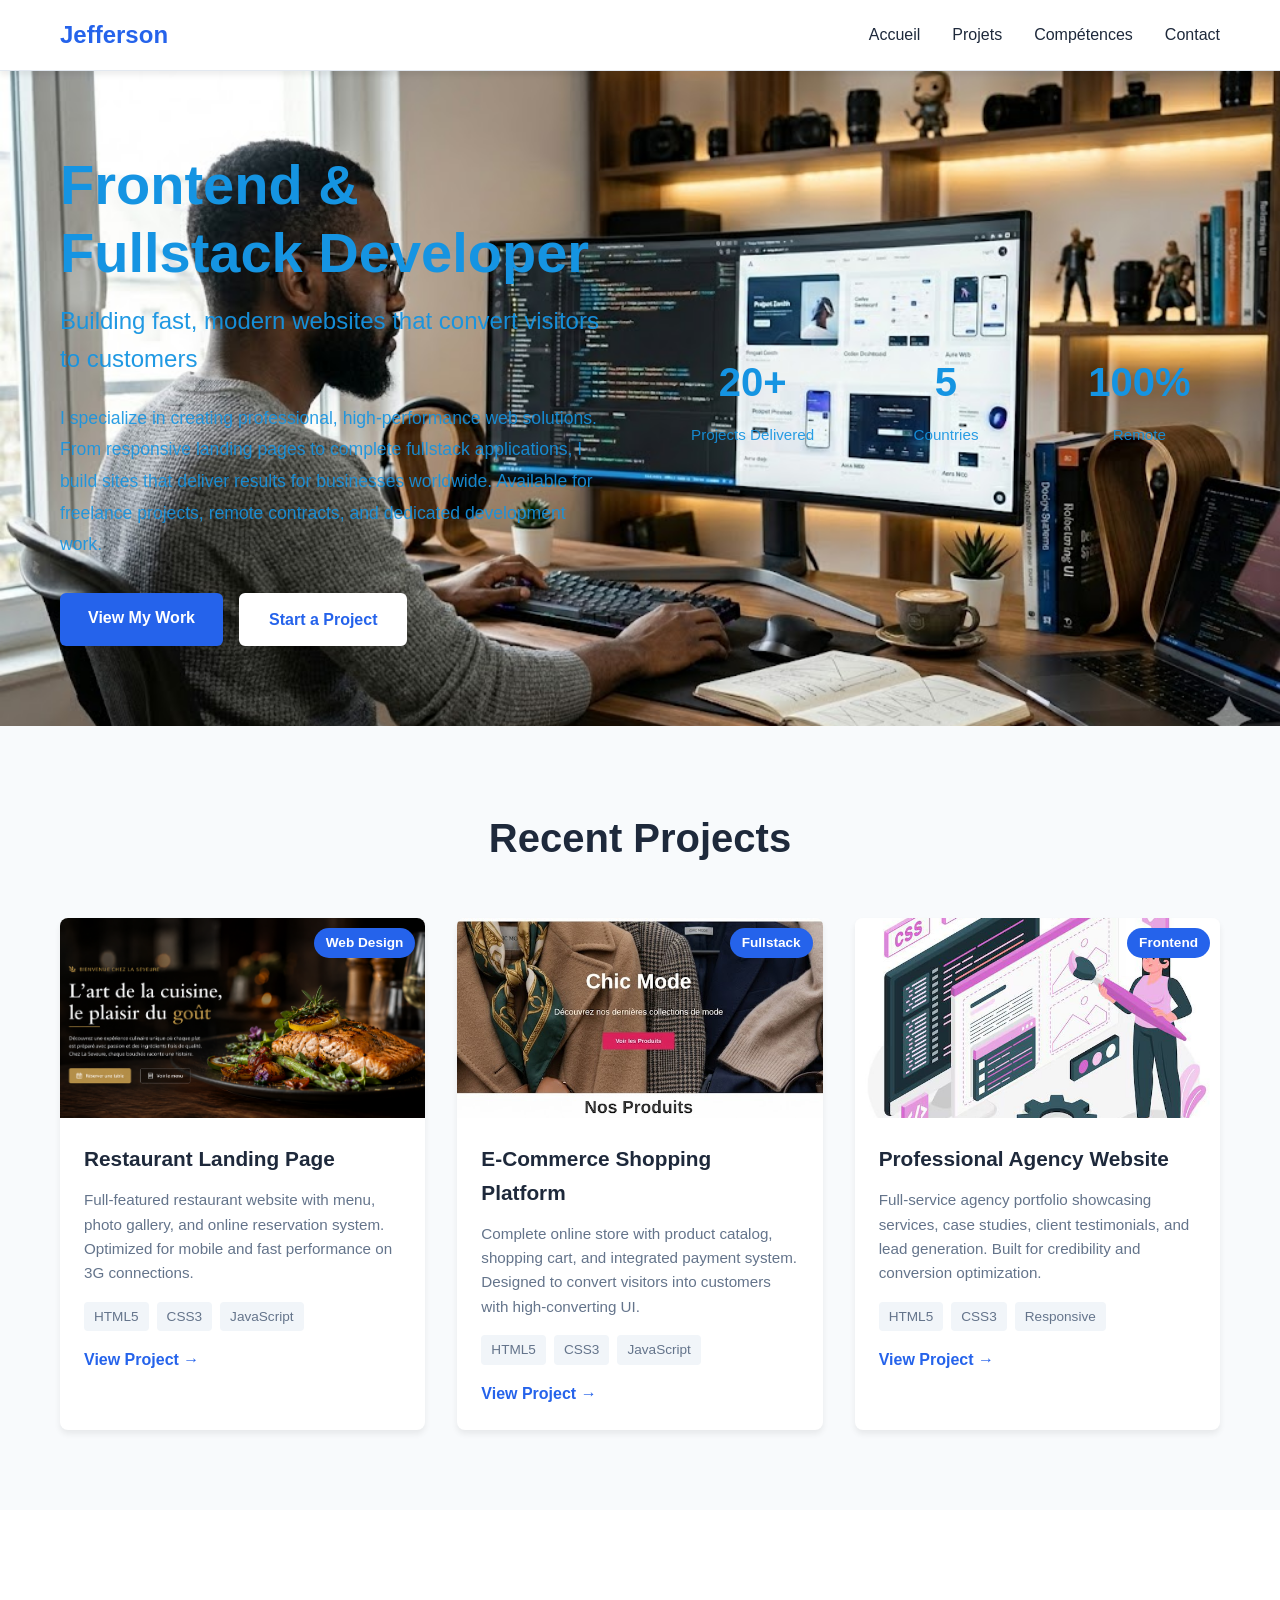
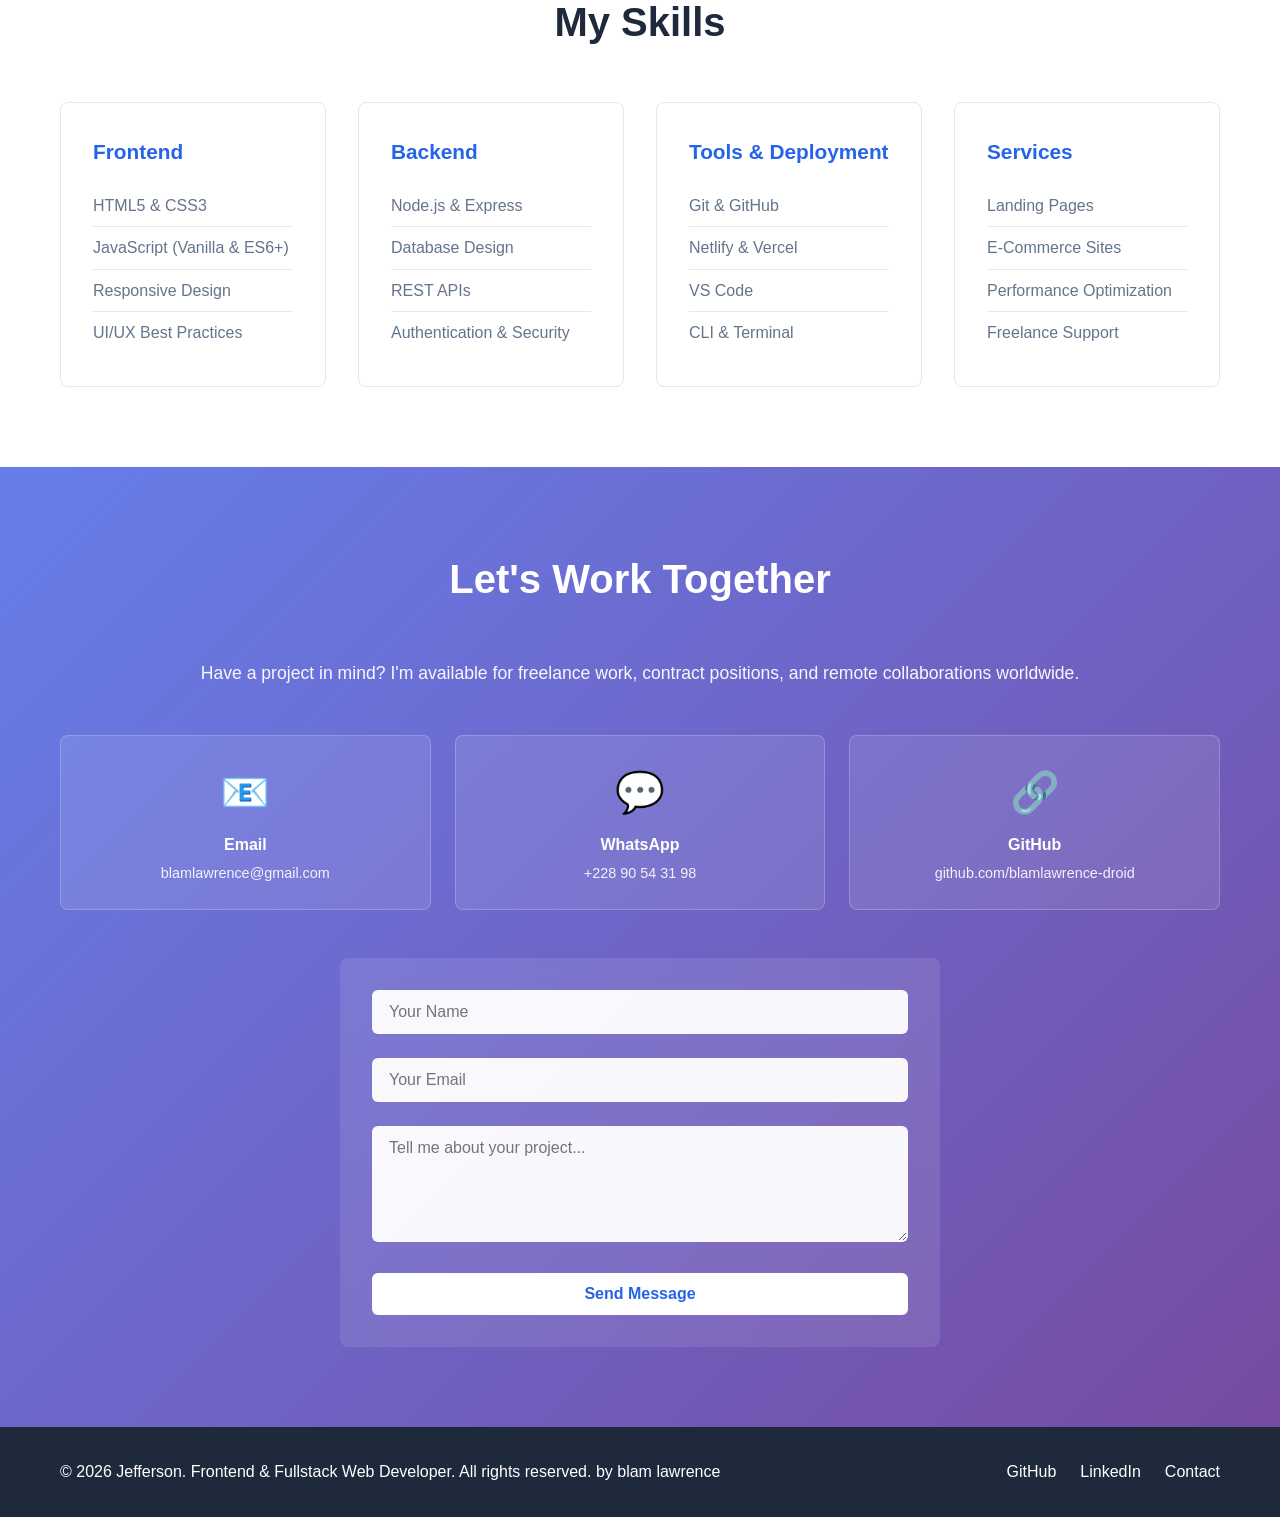
<file: index.html>
<!DOCTYPE html>
<html lang="fr">
<head>
    <meta charset="UTF-8">
    <meta name="viewport" content="width=device-width, initial-scale=1.0">
    <meta name="description" content="Portfolio de développeur web freelance. Création de sites vitrines et pages de vente modernes pour entrepreneurs et petites entreprises.">
    <title>Jefferson - Web Developer | Frontend & Fullstack</title>
    <link rel="stylesheet" href="style.css">
</head>
<body>
    <!-- Navigation -->
    <nav class="navbar">
        <div class="container">
            <div class="logo">Jefferson</div>
            <ul class="nav-links">
                <li><a href="#accueil">Accueil</a></li>
                <li><a href="#projets">Projets</a></li>
                <li><a href="#competences">Compétences</a></li>
                <li><a href="#contact">Contact</a></li>
            </ul>
        </div>
    </nav>

    <!-- Hero Section -->
    <section id="accueil" class="hero">
        <div class="container">
            <div class="hero-content">
                <h1>Frontend & Fullstack Developer</h1>
                <p class="subtitle">Building fast, modern websites that convert visitors to customers</p>
                <p class="description">
                    I specialize in creating professional, high-performance web solutions. From responsive landing pages to complete fullstack applications, I build sites that deliver results for businesses worldwide. Available for freelance projects, remote contracts, and dedicated development work.
                </p>
                <div class="cta-buttons">
                    <a href="#projets" class="btn btn-primary">View My Work</a>
                    <a href="#contact" class="btn btn-secondary">Start a Project</a>
                </div>
            </div>
            <div class="hero-stats">
                <div class="stat">
                    <span class="stat-number">20+</span>
                    <span class="stat-label">Projects Delivered</span>
                </div>
                <div class="stat">
                    <span class="stat-number">5</span>
                    <span class="stat-label">Countries</span>
                </div>
                <div class="stat">
                    <span class="stat-number">100%</span>
                    <span class="stat-label">Remote</span>
                </div>
            </div>
        </div>
    </section>

    <!-- Projets Section -->
    <section id="projets" class="projects">
        <div class="container">
            <h2>Recent Projects</h2>
            <div class="projects-grid">
                <!-- Projet 1 -->
                <div class="project-card">
                    <div class="project-image">
                        <img src="projets/restaurant/114.png" alt="Restaurant showcase website">
                        <span class="project-badge">Web Design</span>
                    </div>
                    <div class="project-content">
                        <h3>Restaurant Landing Page</h3>
                        <p>Full-featured restaurant website with menu, photo gallery, and online reservation system. Optimized for mobile and fast performance on 3G connections.</p>
                        <div class="project-tech">
                            <span class="tech-tag">HTML5</span>
                            <span class="tech-tag">CSS3</span>
                            <span class="tech-tag">JavaScript</span>
                        </div>
                        <a href="projets/restaurant/index.html" class="project-link" target="_blank">View Project →</a>
                    </div>
                </div>

                <!-- Projet 2 -->
                <div class="project-card">
                    <div class="project-image">
                        <img src="projets/ecommerce/33.jpeg" alt="E-commerce platform">
                        <span class="project-badge">Fullstack</span>
                    </div>
                    <div class="project-content">
                        <h3>E-Commerce Shopping Platform</h3>
                        <p>Complete online store with product catalog, shopping cart, and integrated payment system. Designed to convert visitors into customers with high-converting UI.</p>
                        <div class="project-tech">
                            <span class="tech-tag">HTML5</span>
                            <span class="tech-tag">CSS3</span>
                            <span class="tech-tag">JavaScript</span>
                        </div>
                        <a href="projets/ecommerce/index.html" class="project-link" target="_blank">View Project →</a>
                    </div>
                </div>

                <!-- Projet 3 -->
                <div class="project-card">
                    <div class="project-image">
                        <img src="projets/agency/000.jpg" alt="Agency professional portfolio">
                        <span class="project-badge">Frontend</span>
                    </div>
                    <div class="project-content">
                        <h3>Professional Agency Website</h3>
                        <p>Full-service agency portfolio showcasing services, case studies, client testimonials, and lead generation. Built for credibility and conversion optimization.</p>
                        <div class="project-tech">
                            <span class="tech-tag">HTML5</span>
                            <span class="tech-tag">CSS3</span>
                            <span class="tech-tag">Responsive</span>
                        </div>
                        <a href="projets/agency/index.html" class="project-link" target="_blank">View Project →</a>
                    </div>
                </div>
            </div>
        </div>
    </section>

    <!-- Compétences Section -->
    <section id="competences" class="skills">
        <div class="container">
            <h2>My Skills</h2>
            <div class="skills-grid">
                <div class="skill-category">
                    <h3>Frontend</h3>
                    <ul>
                        <li>HTML5 & CSS3</li>
                        <li>JavaScript (Vanilla & ES6+)</li>
                        <li>Responsive Design</li>
                        <li>UI/UX Best Practices</li>
                    </ul>
                </div>
                <div class="skill-category">
                    <h3>Backend</h3>
                    <ul>
                        <li>Node.js & Express</li>
                        <li>Database Design</li>
                        <li>REST APIs</li>
                        <li>Authentication & Security</li>
                    </ul>
                </div>
                <div class="skill-category">
                    <h3>Tools & Deployment</h3>
                    <ul>
                        <li>Git & GitHub</li>
                        <li>Netlify & Vercel</li>
                        <li>VS Code</li>
                        <li>CLI & Terminal</li>
                    </ul>
                </div>
                <div class="skill-category">
                    <h3>Services</h3>
                    <ul>
                        <li>Landing Pages</li>
                        <li>E-Commerce Sites</li>
                        <li>Performance Optimization</li>
                        <li>Freelance Support</li>
                    </ul>
                </div>
            </div>
        </div>
    </section>

    <!-- Contact Section -->
    <section id="contact" class="contact">
        <div class="container">
            <h2>Let's Work Together</h2>
            <p class="contact-intro">Have a project in mind? I'm available for freelance work, contract positions, and remote collaborations worldwide.</p>

            <div class="contact-methods">
                <a href="mailto:blamlawrence@gmail.com" class="contact-card">
                    <span class="contact-icon">📧</span>
                    <span class="contact-method">Email</span>
                    <span class="contact-value">blamlawrence@gmail.com</span>
                </a>
                <a href="https://wa.me/22890543198" class="contact-card" target="_blank">
                    <span class="contact-icon">💬</span>
                    <span class="contact-method">WhatsApp</span>
                    <span class="contact-value">+228 90 54 31 98</span>
                </a>
                <a href="https://github.com/blamlawrence-droid" class="contact-card" target="_blank">
                    <span class="contact-icon">🔗</span>
                    <span class="contact-method">GitHub</span>
                    <span class="contact-value">github.com/blamlawrence-droid</span>
                </a>
            </div>

            <form class="contact-form" id="contactForm">
                <div class="form-group">
                    <input type="text" placeholder="Your Name" required>
                </div>
                <div class="form-group">
                    <input type="email" placeholder="Your Email" required>
                </div>
                <div class="form-group">
                    <textarea placeholder="Tell me about your project..." rows="5" required></textarea>
                </div>
                <button type="submit" class="btn btn-primary">Send Message</button>
            </form>
        </div>
    </section>

    <!-- Footer -->
    <footer class="footer">
        <div class="container">
            <p>&copy; 2026 Jefferson. Frontend & Fullstack Web Developer. All rights reserved. by blam lawrence </p>
            <div class="footer-links">
                <a href="https://github.com/blamlawrence-droid" target="_blank">GitHub</a>
                <a href="https://linkedin.com/in/blamlawrence" target="_blank">LinkedIn</a>
                <a href="#contact">Contact</a>
            </div>
        </div>
    </footer>

    <script src="script.js"></script>
</body>
</html>
</file>
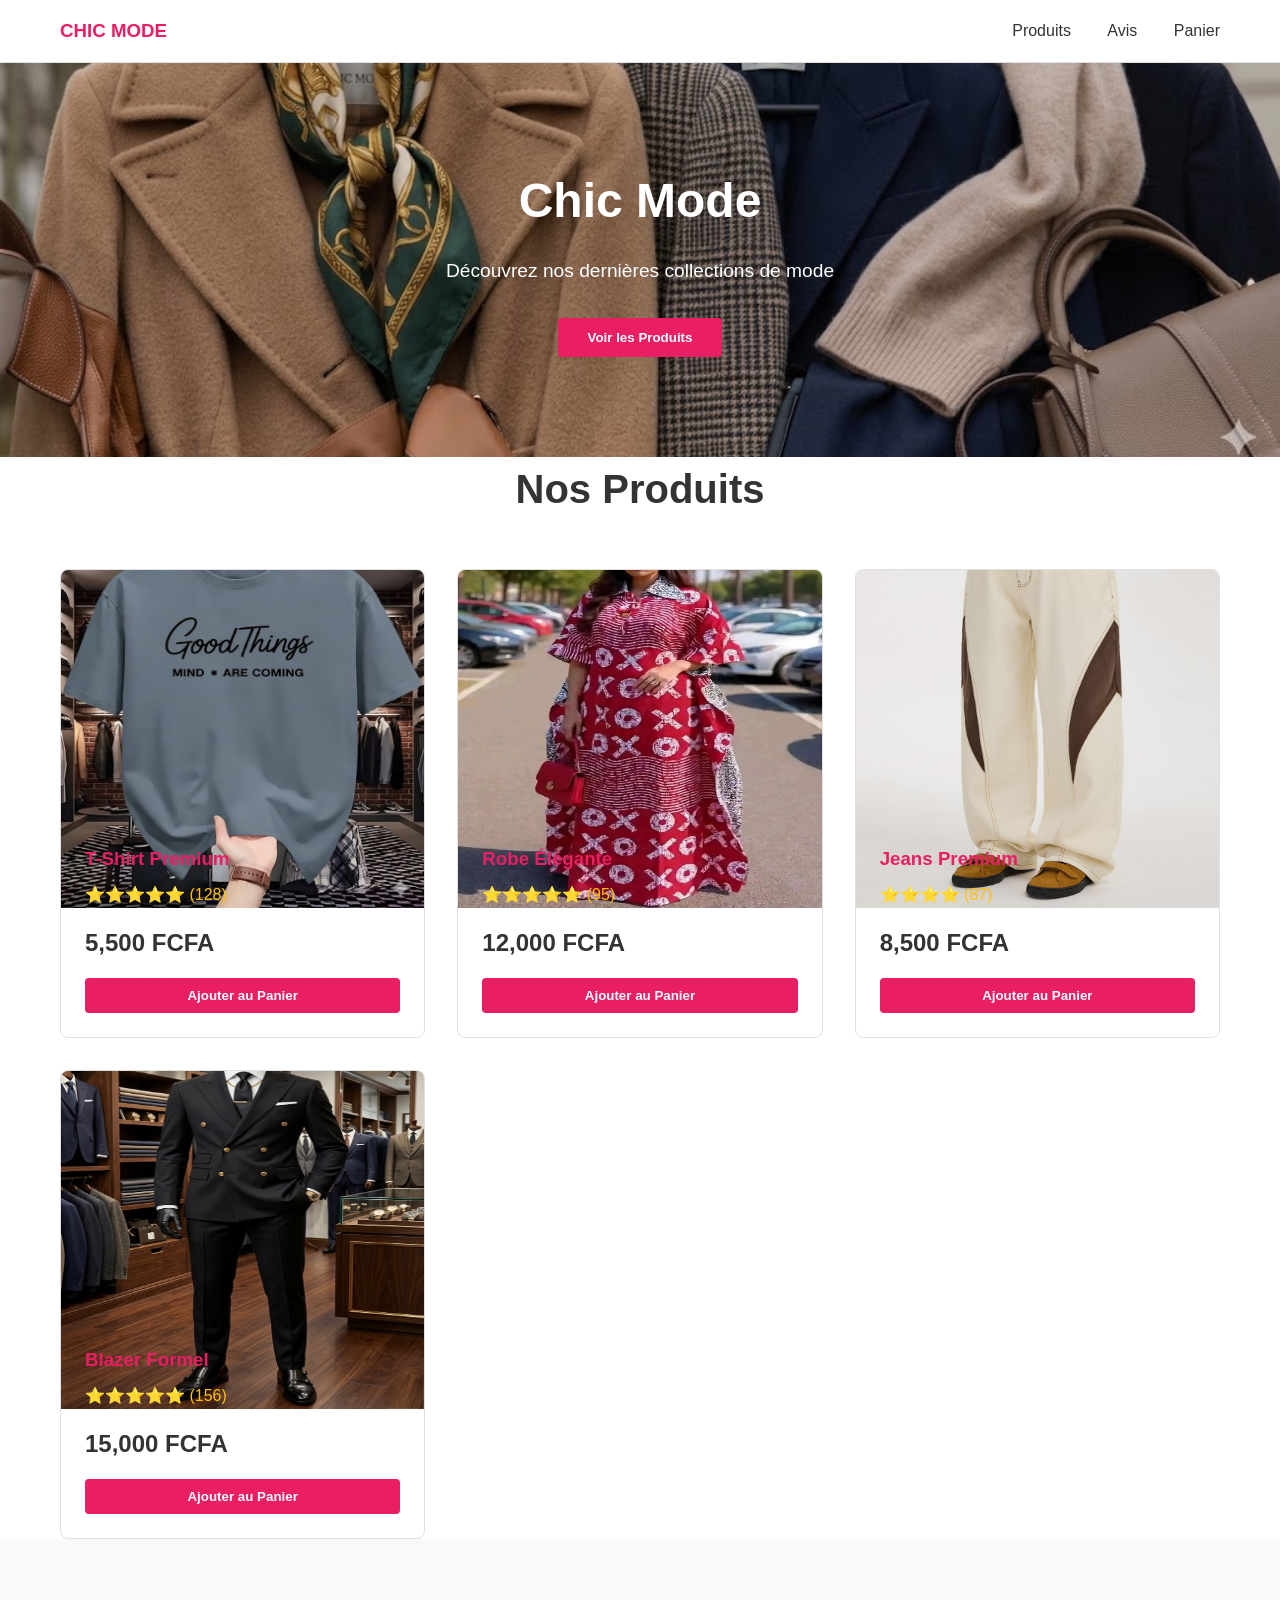
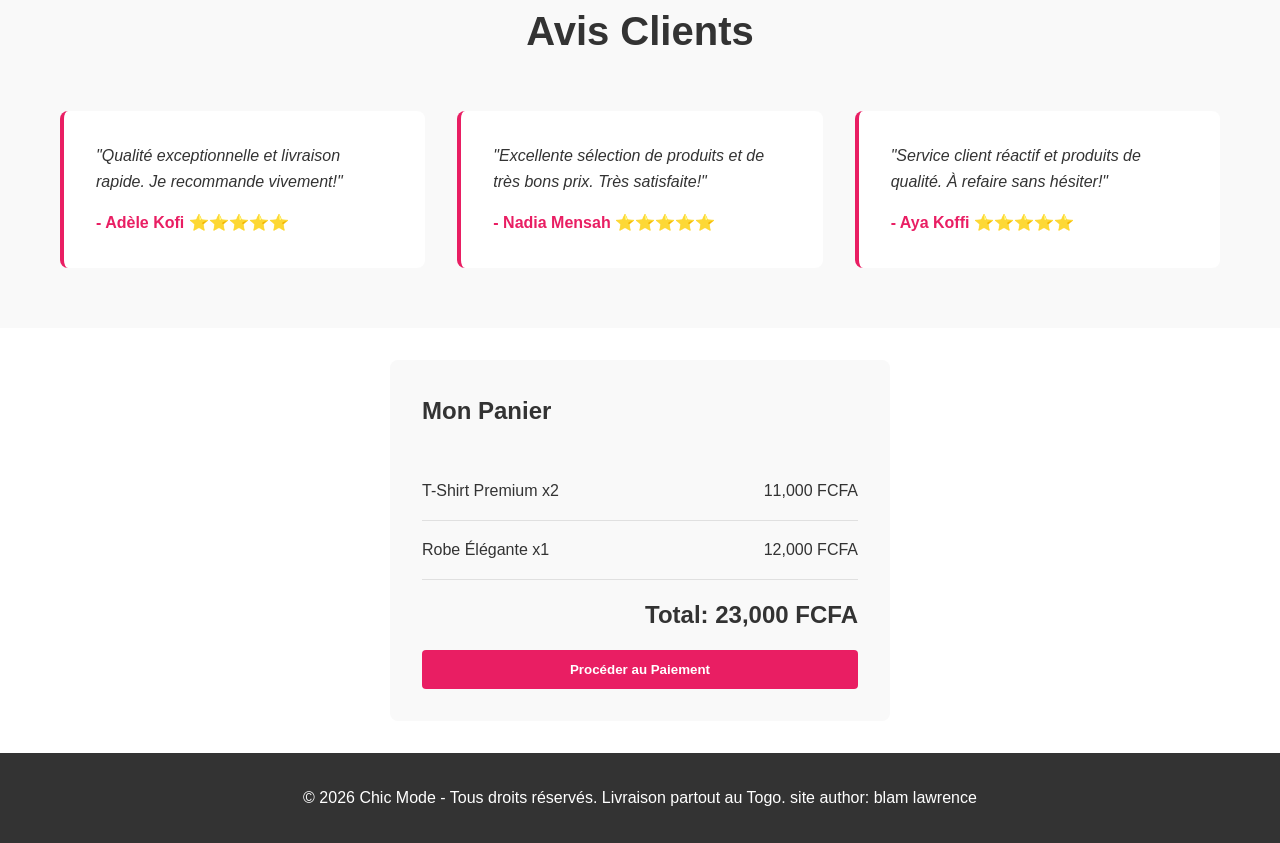
<file: projets/ecommerce/index.html>
<!DOCTYPE html>
<html lang="fr">
<head>
    <meta charset="UTF-8">
    <meta name="viewport" content="width=device-width, initial-scale=1.0">
    <title>Chic Mode - Boutique de Mode en Ligne</title>
    <style>
        * {
            margin: 0;
            padding: 0;
            box-sizing: border-box;
        }

        body {
            font-family: -apple-system, BlinkMacSystemFont, 'Segoe UI', sans-serif;
            color: #333;
            line-height: 1.6;
        }

        nav {
            background: white;
            border-bottom: 1px solid #e0e0e0;
            padding: 1rem 0;
            position: sticky;
            top: 0;
            z-index: 100;
        }

        nav .container {
            max-width: 1200px;
            margin: 0 auto;
            padding: 0 20px;
            display: flex;
            justify-content: space-between;
            align-items: center;
        }

        nav h3 {
            margin: 0;
            color: #e91e63;
        }

        nav a {
            color: #333;
            text-decoration: none;
            margin-left: 2rem;
            transition: color 0.3s;
        }

        nav a:hover {
            color: #e91e63;
        }

        .hero {
            background-image: url('110.jpeg');
            background-repeat: no-repeat;
            background-position: center center;
            background-size: cover;
            color: white;
            padding: 100px 20px;
            text-align: center;
        }

        .hero h1 {
            font-size: 3rem;
            margin-bottom: 1rem;
        }

        .hero p {
            font-size: 1.2rem;
            margin-bottom: 2rem;
        }

        .btn {
            display: inline-block;
            background: #e91e63;
            color: white;
            padding: 12px 30px;
            text-decoration: none;
            border-radius: 4px;
            font-weight: bold;
            transition: background 0.3s;
            border: none;
            cursor: pointer;
        }

        .btn:hover {
            background: #c2185b;
        }

        .container {
            max-width: 1200px;
            margin: 0 auto;
            padding: 0 20px;
        }

        section {
            padding: 60px 20px;
        }

        h2 {
            font-size: 2.5rem;
            margin-bottom: 3rem;
            text-align: center;
        }

        .products-grid {
            display: grid;
            grid-template-columns: repeat(auto-fit, minmax(280px, 1fr));
            gap: 2rem;
        }

        .product-card {
            border: 1px solid #e0e0e0;
            border-radius: 8px;
            overflow: hidden;
            transition: transform 0.3s, box-shadow 0.3s;
        }

        .product-card:hover {
            transform: translateY(-8px);
            box-shadow: 0 10px 30px rgba(0, 0, 0, 0.1);
        }

        .product-image {
            background: linear-gradient(135deg, #667eea 0%, #764ba2 100%);
            height: 250px;
            display: flex;
            align-items: center;
            justify-content: center;
            font-size: 4rem;
            color: white;
        }

        .product-info {
            padding: 1.5rem;
        }

        .product-info h3 {
            margin-bottom: 0.5rem;
            color: #e91e63;
        }

        .product-price {
            font-size: 1.5rem;
            font-weight: bold;
            color: #333;
            margin: 1rem 0;
        }

        .product-rating {
            color: #ffc107;
            margin-bottom: 1rem;
        }

        .product-info button {
            width: 100%;
            background: #e91e63;
            color: white;
            padding: 10px;
            border: none;
            border-radius: 4px;
            cursor: pointer;
            font-weight: bold;
        }

        .reviews {
            background: #f9f9f9;
        }

        .testimonials {
            display: grid;
            grid-template-columns: repeat(auto-fit, minmax(280px, 1fr));
            gap: 2rem;
        }

        .testimonial {
            background: white;
            padding: 2rem;
            border-radius: 8px;
            border-left: 4px solid #e91e63;
        }

        .testimonial p {
            margin-bottom: 1rem;
            font-style: italic;
        }

        .testimonial .author {
            font-weight: bold;
            color: #e91e63;
        }

        .checkout {
            background: #f9f9f9;
            padding: 2rem;
            border-radius: 8px;
            max-width: 500px;
            margin: 2rem auto;
        }

        .checkout-item {
            display: flex;
            justify-content: space-between;
            padding: 1rem 0;
            border-bottom: 1px solid #e0e0e0;
        }

        .checkout-total {
            font-size: 1.5rem;
            font-weight: bold;
            margin: 1rem 0;
            text-align: right;
        }

        footer {
            background: #333;
            color: white;
            text-align: center;
            padding: 2rem;
        }

        @media (max-width: 768px) {
            .hero h1 {
                font-size: 2rem;
            }

            nav a {
                margin-left: 1rem;
            }
        }
    </style>
</head>
<body>
    <nav>
        <div class="container">
            <h3>CHIC MODE</h3>
            <div>
                <a href="#produits">Produits</a>
                <a href="#avis">Avis</a>
                <a href="#panier">Panier</a>
            </div>
        </div>
    </nav>

    <section class="hero">
        <h1>Chic Mode</h1>
        <p>Découvrez nos dernières collections de mode</p>
        <button class="btn" onclick="document.getElementById('produits').scrollIntoView({behavior: 'smooth'})">Voir les Produits</button>
    </section>

    <section id="produits" class="container">
        <h2>Nos Produits</h2>
        <div class="products-grid">
            <div class="product-card">
                <div class="product-image"><img src="111.jpg" alt="T-Shirt Premium" width="100%" height="170%"></div>
                <div class="product-info">
                    <h3>T-Shirt Premium</h3>
                    <div class="product-rating">⭐⭐⭐⭐⭐ (128)</div>
                    <div class="product-price">5,500 FCFA</div>
                    <button class="btn">Ajouter au Panier</button>
                </div>
            </div>

            <div class="product-card">
                <div class="product-image"><img src="112.jpg" alt="Robe Élégante" width="100%" height="170%"></div>
                <div class="product-info">
                    <h3>Robe Élégante</h3>
                    <div class="product-rating">⭐⭐⭐⭐⭐ (95)</div>
                    <div class="product-price">12,000 FCFA</div>
                    <button class="btn">Ajouter au Panier</button>
                </div>
            </div>

            <div class="product-card">
                <div class="product-image"><img src="113.jpg" alt="Jeans Premium" width="100%" height="170% "></div>
                <div class="product-info">
                    <h3>Jeans Premium</h3>
                    <div class="product-rating">⭐⭐⭐⭐ (87)</div>
                    <div class="product-price">8,500 FCFA</div>
                    <button class="btn">Ajouter au Panier</button>
                </div>
            </div>

            <div class="product-card">
                <div class="product-image"><img src="114.jpg" alt="Blazer Formel" width="100%" height="170%"></div>
                <div class="product-info">
                    <h3>Blazer Formel</h3>
                    <div class="product-rating">⭐⭐⭐⭐⭐ (156)</div>
                    <div class="product-price">15,000 FCFA</div>
                    <button class="btn">Ajouter au Panier</button>
                </div>
            </div>
        </div>
    </section>

    <section id="avis" class="reviews">
        <div class="container">
            <h2>Avis Clients</h2>
            <div class="testimonials">
                <div class="testimonial">
                    <p>"Qualité exceptionnelle et livraison rapide. Je recommande vivement!"</p>
                    <div class="author">- Adèle Kofi ⭐⭐⭐⭐⭐</div>
                </div>
                <div class="testimonial">
                    <p>"Excellente sélection de produits et de très bons prix. Très satisfaite!"</p>
                    <div class="author">- Nadia Mensah ⭐⭐⭐⭐⭐</div>
                </div>
                <div class="testimonial">
                    <p>"Service client réactif et produits de qualité. À refaire sans hésiter!"</p>
                    <div class="author">- Aya Koffi ⭐⭐⭐⭐⭐</div>
                </div>
            </div>
        </div>
    </section>

    <section id="panier" class="container">
        <div class="checkout">
            <h2 style="text-align: left; margin: 0 0 2rem 0; font-size: 1.5rem;">Mon Panier</h2>
            <div class="checkout-item">
                <span>T-Shirt Premium x2</span>
                <span>11,000 FCFA</span>
            </div>
            <div class="checkout-item">
                <span>Robe Élégante x1</span>
                <span>12,000 FCFA</span>
            </div>
            <div class="checkout-total">
                Total: 23,000 FCFA
            </div>
            <button class="btn" style="width: 100%;" onclick="alert('Paiement traité! Merci pour votre commande.')">Procéder au Paiement</button>
        </div>
    </section>

    <footer>
        <p>&copy; 2026 Chic Mode - Tous droits réservés. Livraison partout au Togo. site author: blam lawrence </p>
    </footer>
</body>
</html>
</file>
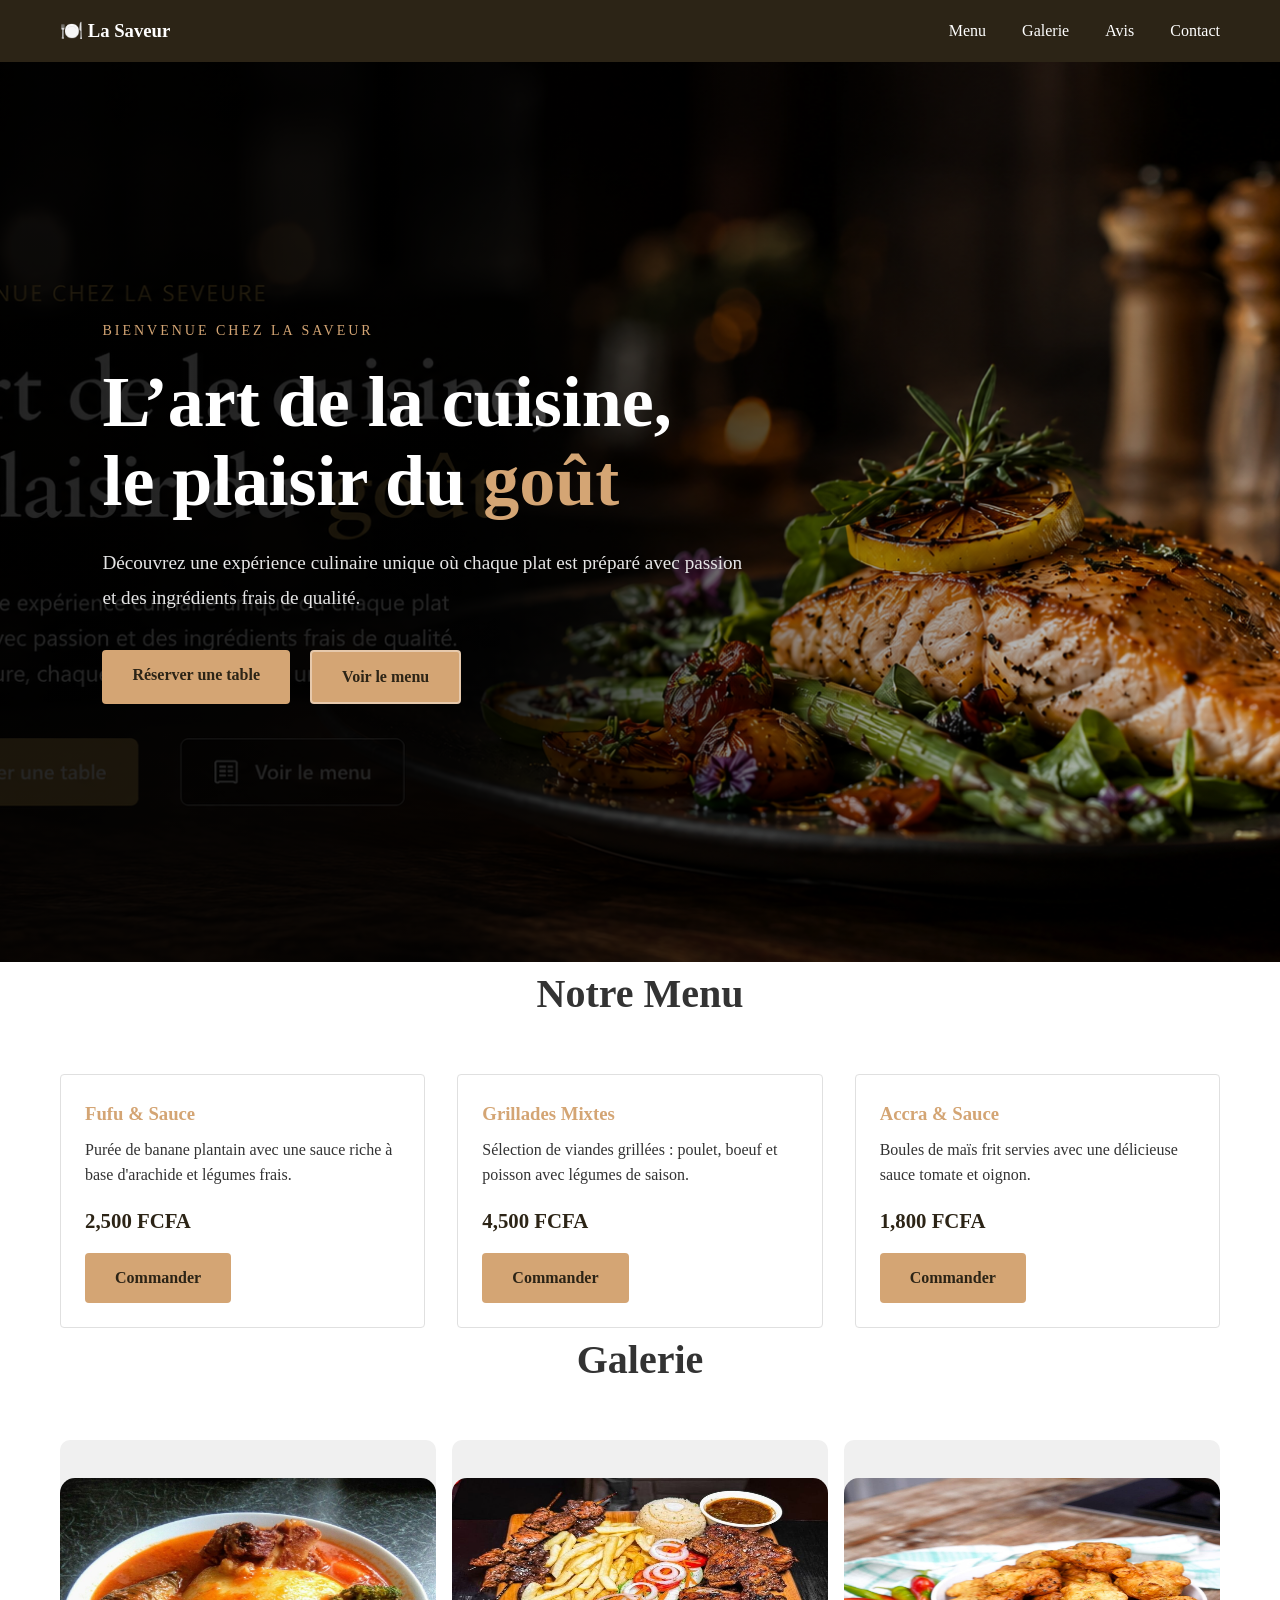
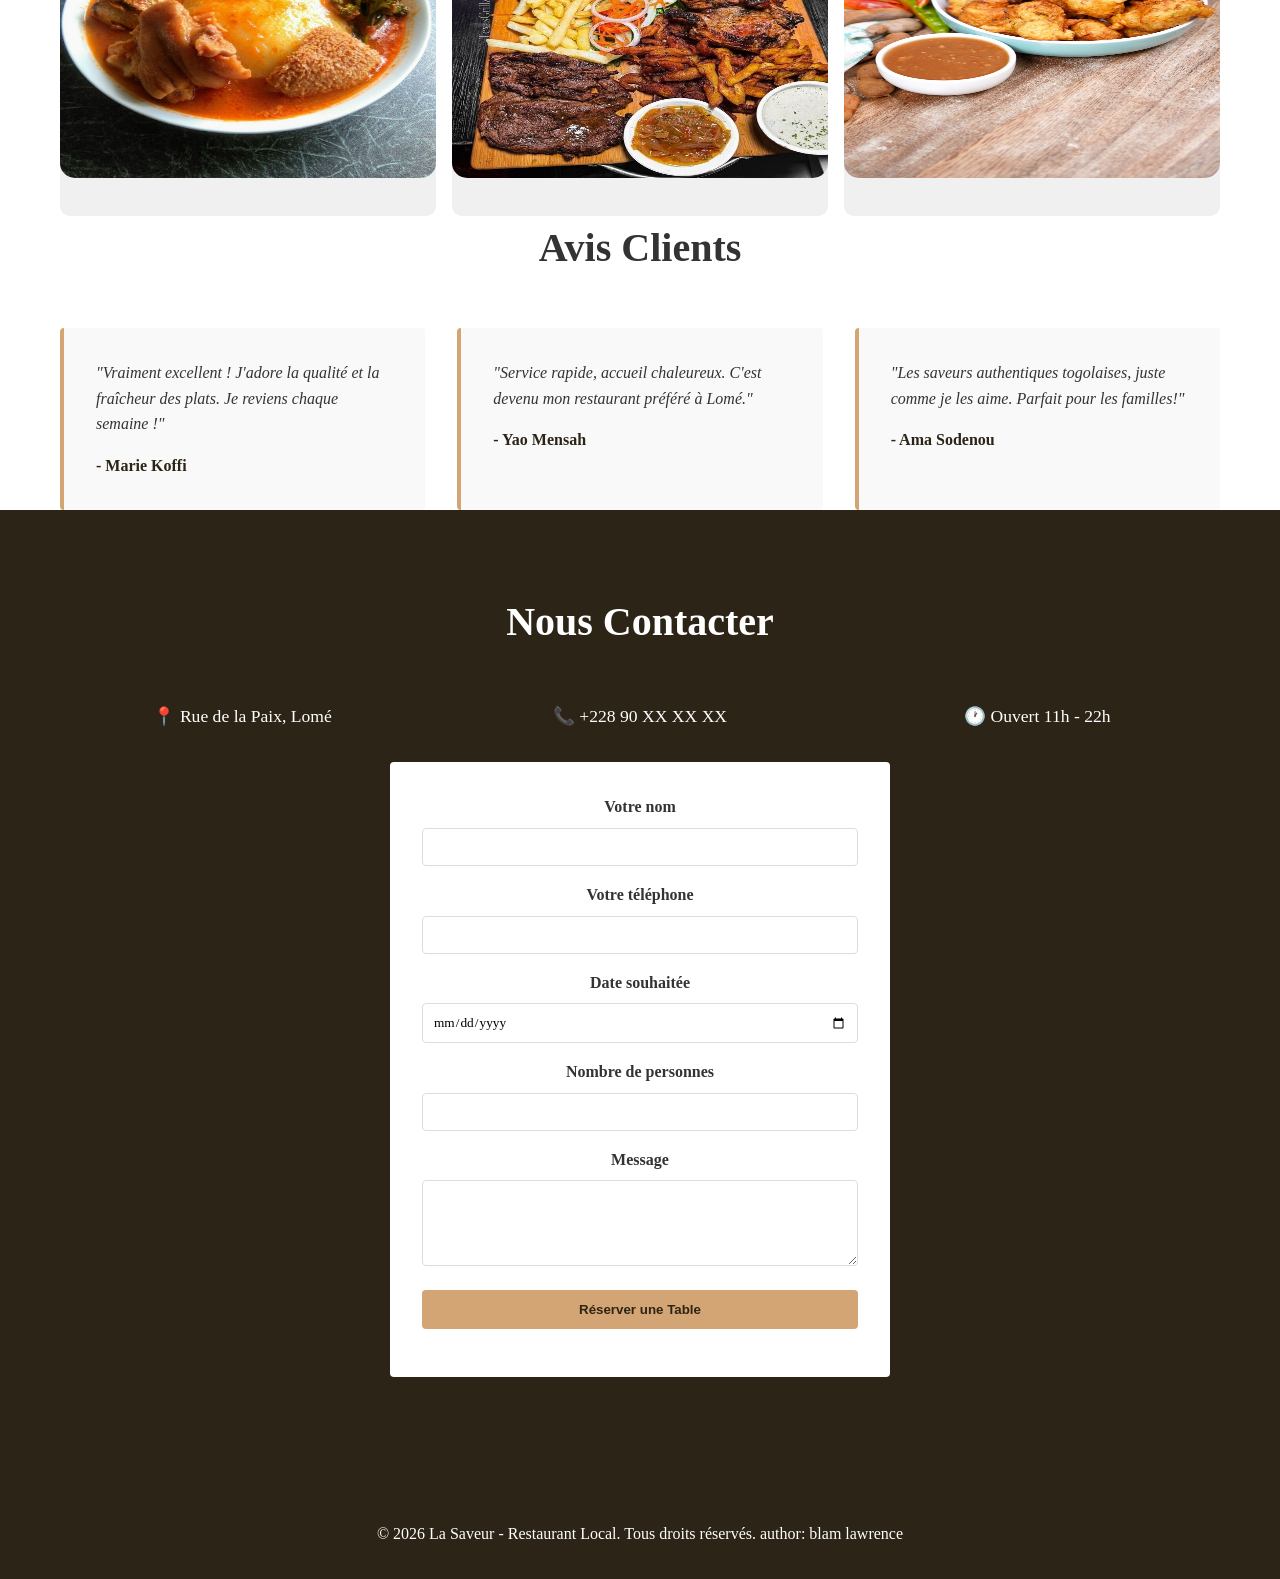
<file: projets/restaurant/index.html>
<!DOCTYPE html>
<html lang="fr">
<head>
    <meta charset="UTF-8">
    <meta name="viewport" content="width=device-width, initial-scale=1.0">
    <title>La Saveur - Restaurant Local à Lomé</title>
    <style>
        * {
            margin: 0;
            padding: 0;
            box-sizing: border-box;
        }

        body {
            font-family: 'Georgia', serif;
            color: #333;
            line-height: 1.6;
        }

        nav {
            background: #2c2416;
            color: white;
            padding: 1rem 0;
            position: sticky;
            top: 0;
            z-index: 100;
        }

        nav .container {
            max-width: 1200px;
            margin: 0 auto;
            padding: 0 20px;
            display: flex;
            justify-content: space-between;
            align-items: center;
        }

        nav a {
            color: white;
            text-decoration: none;
            margin-left: 2rem;
            transition: color 0.3s;
        }

        nav a:hover {
            color: #d4a574;
        }
.hero {
    position: relative;
    min-height: 100vh;
    display: flex;
    align-items: center;
    padding: 120px 8%;
    color: white;

    background:
        linear-gradient(to right,
        rgba(0,0,0,0.85) 35%,
        rgba(0,0,0,0.45) 60%,
        rgba(0,0,0,0.15)),
        url("114.png");

    background-size: cover;
    background-position: center;
    background-repeat: no-repeat;
}

.hero-content {
    max-width: 650px;
    z-index: 2;
}

.subtitle {
    color: #d4a574;
    letter-spacing: 3px;
    margin-bottom: 20px;
    font-size: 14px;
}

.hero h1 {
    font-size: 4.5rem;
    line-height: 1.1;
    margin-bottom: 25px;
    font-weight: bold;
}

.hero h1 span {
    color: #d4a574;
}

.description {
    font-size: 1.2rem;
    line-height: 1.8;
    color: #e5e5e5;
    margin-bottom: 35px;
}

.hero-buttons {
    display: flex;
    gap: 20px;
    flex-wrap: wrap;
}

.btn {
    display: inline-block;
    padding: 15px 35px;
    border-radius: 8px;
    text-decoration: none;
    font-weight: bold;
    transition: 0.3s ease;
    background: #d4a574;
    color: #2c2416;
}

.btn:hover {
    transform: translateY(-3px);
    background: #e6b98a;
}

.btn-outline {
    background: transparent;
    border: 2px solid rgba(255,255,255,0.4);
    color: white;
}

.btn-outline:hover {
    background: white;
    color: black;
}
@media (max-width: 768px) {

    .hero {
        padding: 100px 20px;
        text-align: center;
    }

    .hero h1 {
        font-size: 2.5rem;
    }

    .description {
        font-size: 1rem;
    }

    .hero-buttons {
        justify-content: center;
    }
}

        .btn {
            display: inline-block;
            background: #d4a574;
            color: #2c2416;
            padding: 12px 30px;
            text-decoration: none;
            border-radius: 4px;
            font-weight: bold;
            transition: background 0.3s;
        }

        .btn:hover {
            background: #c49562;
        }

        .container {
            max-width: 1200px;
            margin: 0 auto;
            padding: 0 20px;
        }

        section {
            padding: 80px 20px;
        }

        h2 {
            font-size: 2.5rem;
            margin-bottom: 3rem;
            text-align: center;
        }

        .menu-grid {
            display: grid;
            grid-template-columns: repeat(auto-fit, minmax(300px, 1fr));
            gap: 2rem;
        }

        .menu-item {
            background: white;
            border: 1px solid #e0e0e0;
            padding: 1.5rem;
            border-radius: 4px;
        }

        .menu-item h3 {
            color: #d4a574;
            margin-bottom: 0.5rem;
        }

        .menu-item .price {
            font-size: 1.3rem;
            font-weight: bold;
            color: #2c2416;
            margin: 1rem 0;
        }

        .gallery {
            display: grid;
            grid-template-columns: repeat(auto-fit, minmax(250px, 1fr));
            gap: 1rem;
        }

        .gallery-item {
            background: #f0f0f0;
            aspect-ratio: 1;
            border-radius: 10px;
            display: flex;
            align-items: center;
            justify-content: center;
            font-size: 3rem;
        }

        .testimonials {
            display: grid;
            grid-template-columns: repeat(auto-fit, minmax(280px, 1fr));
            gap: 2rem;
        }

        .testimonial {
            background: #f9f9f9;
            padding: 2rem;
            border-left: 4px solid #d4a574;
            border-radius: 4px;
        }

        .testimonial p {
            font-style: italic;
            margin-bottom: 1rem;
        }

        .testimonial .author {
            font-weight: bold;
            color: #2c2416;
        }

        .contact-section {
            background: #2c2416;
            color: white;
            text-align: center;
        }

        .contact-info {
            display: grid;
            grid-template-columns: repeat(auto-fit, minmax(200px, 1fr));
            gap: 2rem;
            margin: 2rem 0;
        }

        .contact-info p {
            font-size: 1.1rem;
        }

        .reservation-form {
            background: white;
            color: #333;
            padding: 2rem;
            border-radius: 4px;
            max-width: 500px;
            margin: 2rem auto;
        }

        .form-group {
            margin-bottom: 1rem;
        }

        .form-group label {
            display: block;
            margin-bottom: 0.5rem;
            font-weight: bold;
        }

        .form-group input,
        .form-group textarea {
            width: 100%;
            padding: 10px;
            border: 1px solid #ddd;
            border-radius: 4px;
            font-family: inherit;
        }

        .form-group button {
            width: 100%;
            background: #d4a574;
            color: #2c2416;
            padding: 12px;
            border: none;
            border-radius: 4px;
            font-weight: bold;
            cursor: pointer;
            transition: background 0.3s;
        }

        .form-group button:hover {
            background: #c49562;
        }

        footer {
            background: #2c2416;
            color: white;
            text-align: center;
            padding: 2rem;
        }

        @media (max-width: 768px) {
            .hero h1 {
                font-size: 2rem;
            }

            h2 {
                font-size: 1.8rem;
            }

            nav a {
                margin-left: 1rem;
            }
            
        }
    </style>
</head>
<body>
    <nav>
        <div class="container">
            <h3 style="margin: 0;">🍽️ La Saveur</h3>
            <div>
                <a href="#menu">Menu</a>
                <a href="#galerie">Galerie</a>
                <a href="#avis">Avis</a>
                <a href="#contact">Contact</a>
            </div>
        </div>
    </nav>

    <section class="hero">
    <div class="hero-content">
        <p class="subtitle">BIENVENUE CHEZ LA SAVEUR</p>

        <h1>
            L’art de la cuisine,<br>
            le plaisir du <span>goût</span>
        </h1>

        <p class="description">
            Découvrez une expérience culinaire unique où chaque plat
            est préparé avec passion et des ingrédients frais de qualité.
        </p>

        <div class="hero-buttons">
            <a href="#contact" class="btn">Réserver une table</a>
            <a href="#menu" class="btn btn-outline">Voir le menu</a>
        </div>
    </div>
</section>

    <section id="menu" class="container">
        <h2>Notre Menu</h2>
        <div class="menu-grid">
            <div class="menu-item">
                <h3>Fufu & Sauce</h3>
                <p>Purée de banane plantain avec une sauce riche à base d'arachide et légumes frais.</p>
                <div class="price">2,500 FCFA</div>
                <a href="#contact" class="btn">Commander</a>
            </div>
            <div class="menu-item">
                <h3> Grillades Mixtes</h3>
                <p>Sélection de viandes grillées : poulet, boeuf et poisson avec légumes de saison.</p>
                <div class="price">4,500 FCFA</div>
                <a href="#contact" class="btn">Commander</a>
            </div>
            <div class="menu-item">
                <h3>Accra & Sauce</h3>
                <p>Boules de maïs frit servies avec une délicieuse sauce tomate et oignon.</p>
                <div class="price">1,800 FCFA</div>
                <a href="#contact" class="btn">Commander</a>
            </div>
        </div>
    </section>

    <section id="galerie" class="container">
        <h2>Galerie</h2>
        <div class="gallery">
            <div class="gallery-item"><img src="122.jpg" alt="Fufu & Sauce" width="500" height="300" style="border-radius: 15px;"></div>
            <div class="gallery-item"><img src="123.jpg" alt="Grillades Mixtes" width="500" height="300" style="border-radius: 15px;"></div>
            <div class="gallery-item"><img src="124.jpg" alt="Accra & Sauce" width="500" height="300" style="border-radius: 15px;"></div>
        </div>
    </section>

    <section id="avis" class="container">
        <h2>Avis Clients</h2>
        <div class="testimonials">
            <div class="testimonial">
                <p>"Vraiment excellent ! J'adore la qualité et la fraîcheur des plats. Je reviens chaque semaine !"</p>
                <div class="author">- Marie Koffi</div>
            </div>
            <div class="testimonial">
                <p>"Service rapide, accueil chaleureux. C'est devenu mon restaurant préféré à Lomé."</p>
                <div class="author">- Yao Mensah</div>
            </div>
            <div class="testimonial">
                <p>"Les saveurs authentiques togolaises, juste comme je les aime. Parfait pour les familles!"</p>
                <div class="author">- Ama Sodenou</div>
            </div>
        </div>
    </section>

    <section id="contact" class="contact-section">
        <div class="container">
            <h2>Nous Contacter</h2>
            <div class="contact-info">
                <p>📍 Rue de la Paix, Lomé</p>
                <p>📞 +228 90 XX XX XX</p>
                <p>🕐 Ouvert 11h - 22h</p>
            </div>

            <form class="reservation-form" onsubmit="alert('Réservation envoyée ! Merci.'); return false;">
                <div class="form-group">
                    <label>Votre nom</label>
                    <input type="text" required>
                </div>
                <div class="form-group">
                    <label>Votre téléphone</label>
                    <input type="tel" required>
                </div>
                <div class="form-group">
                    <label>Date souhaitée</label>
                    <input type="date" required>
                </div>
                <div class="form-group">
                    <label>Nombre de personnes</label>
                    <input type="number" min="1" required>
                </div>
                <div class="form-group">
                    <label>Message</label>
                    <textarea rows="4" required></textarea>
                </div>
                <div class="form-group">
                    <button type="submit">Réserver une Table</button>
                </div>
            </form>
        </div>
    </section>

    <footer>
        <p>&copy; 2026 La Saveur - Restaurant Local. Tous droits réservés. author: blam lawrence </p>
    </footer>
</body>
</html>
</file>
<file: style.css>
/* Variables et reset */
:root {
    --primary: #2563eb;
    --primary-dark: #1e40af;
    --secondary: #64748b;
    --light: #f8fafc;
    --dark: #1e293b;
    --border: #e2e8f0;
    --shadow: 0 4px 6px rgba(0, 0, 0, 0.07);
    --shadow-lg: 0 10px 25px rgba(0, 0, 0, 0.1);
}

* {
    margin: 0;
    padding: 0;
    box-sizing: border-box;
}

html {
    scroll-behavior: smooth;
}

body {
    font-family: -apple-system, BlinkMacSystemFont, 'Segoe UI', Roboto, Oxygen, Ubuntu, Cantarell, sans-serif;
    color: var(--dark);
    background-color: #ffffff;
    line-height: 1.6;
}

/* Container */
.container {
    max-width: 1200px;
    margin: 0 auto;
    padding: 0 20px;
}

/* Navigation */
.navbar {
    background: #ffffff;
    border-bottom: 1px solid var(--border);
    position: sticky;
    top: 0;
    z-index: 1000;
    box-shadow: var(--shadow);
}

.navbar .container {
    display: flex;
    justify-content: space-between;
    align-items: center;
    padding: 1rem 20px;
}

.logo {
    font-size: 1.5rem;
    font-weight: 700;
    color: var(--primary);
}

.nav-links {
    display: flex;
    list-style: none;
    gap: 2rem;
}

.nav-links a {
    text-decoration: none;
    color: var(--dark);
    font-weight: 500;
    transition: color 0.3s ease;
}

.nav-links a:hover {
    color: var(--primary);
}

/* Hero Section */
.hero {
    background-image: url('00.jpeg');
    background-size: cover;
    color: rgb(21, 148, 226);
    padding: 80px 20px;
}

.hero .container {
    display: grid;
    grid-template-columns: 1fr 1fr;
    gap: 4rem;
    align-items: center;
}

.hero-content h1 {
    font-size: 3.5rem;
    margin-bottom: 1rem;
    line-height: 1.2;
}

.hero .subtitle {
    font-size: 1.5rem;
    margin-bottom: 1.5rem;
    opacity: 0.95;
}

.hero .description {
    font-size: 1.1rem;
    margin-bottom: 2rem;
    opacity: 0.9;
    line-height: 1.8;
}

.cta-buttons {
    display: flex;
    gap: 1rem;
    flex-wrap: wrap;
}

/* Buttons */
.btn {
    padding: 12px 28px;
    border-radius: 6px;
    border: none;
    font-size: 1rem;
    font-weight: 600;
    cursor: pointer;
    transition: all 0.3s ease;
    text-decoration: none;
    display: inline-block;
}

.btn-primary {
    background-color: var(--primary);
    color: white;
}

.btn-primary:hover {
    background-color: var(--primary-dark);
    transform: translateY(-2px);
    box-shadow: var(--shadow-lg);
}

.btn-secondary {
    background-color: white;
    color: var(--primary);
    border: 2px solid white;
}

.btn-secondary:hover {
    background-color: transparent;
    color: white;
}

/* Hero Stats */
.hero-stats {
    display: grid;
    grid-template-columns: 1fr 1fr 1fr;
    gap: 2rem;
}

.stat {
    text-align: center;
}

.stat-number {
    display: block;
    font-size: 2.5rem;
    font-weight: 700;
    margin-bottom: 0.5rem;
}

.stat-label {
    font-size: 0.95rem;
    opacity: 0.9;
}

/* Projects Section */
.projects {
    padding: 80px 20px;
    background-color: var(--light);
}

.projects h2,
.skills h2,
.contact h2 {
    font-size: 2.5rem;
    margin-bottom: 3rem;
    text-align: center;
    color: var(--dark);
}

.projects-grid {
    display: grid;
    grid-template-columns: repeat(auto-fit, minmax(350px, 1fr));
    gap: 2rem;
}

.project-card {
    background: white;
    border-radius: 8px;
    overflow: hidden;
    box-shadow: var(--shadow);
    transition: all 0.3s ease;
}

.project-card:hover {
    transform: translateY(-8px);
    box-shadow: var(--shadow-lg);
}

.project-image {
    position: relative;
    height: 200px;
    background: linear-gradient(135deg, #667eea 0%, #764ba2 100%);
    display: flex;
    align-items: center;
    justify-content: center;
    color: white;
    font-size: 3rem;
    overflow: hidden;
}

.project-image img {
    width: 100%;
    height: 100%;
    object-fit: cover;
}

.project-badge {
    position: absolute;
    top: 10px;
    right: 10px;
    background-color: var(--primary);
    color: white;
    padding: 4px 12px;
    border-radius: 20px;
    font-size: 0.85rem;
    font-weight: 600;
}

.project-content {
    padding: 1.5rem;
}

.project-card h3 {
    font-size: 1.3rem;
    margin-bottom: 0.8rem;
    color: var(--dark);
}

.project-card p {
    color: var(--secondary);
    margin-bottom: 1rem;
    font-size: 0.95rem;
    line-height: 1.6;
}

.project-tech {
    display: flex;
    gap: 0.5rem;
    flex-wrap: wrap;
    margin-bottom: 1rem;
}

.tech-tag {
    display: inline-block;
    background-color: #f1f5f9;
    color: var(--secondary);
    padding: 4px 10px;
    border-radius: 4px;
    font-size: 0.85rem;
    font-weight: 500;
}

.project-link {
    color: var(--primary);
    text-decoration: none;
    font-weight: 600;
    transition: all 0.3s ease;
}

.project-link:hover {
    color: var(--primary-dark);
}

/* Skills Section */
.skills {
    padding: 80px 20px;
}

.skills-grid {
    display: grid;
    grid-template-columns: repeat(auto-fit, minmax(250px, 1fr));
    gap: 2rem;
}

.skill-category {
    background: white;
    padding: 2rem;
    border-radius: 8px;
    border: 1px solid var(--border);
    transition: all 0.3s ease;
}

.skill-category:hover {
    border-color: var(--primary);
    box-shadow: var(--shadow);
}

.skill-category h3 {
    color: var(--primary);
    margin-bottom: 1rem;
    font-size: 1.3rem;
}

.skill-category ul {
    list-style: none;
}

.skill-category li {
    padding: 0.5rem 0;
    color: var(--secondary);
    border-bottom: 1px solid var(--border);
}

.skill-category li:last-child {
    border-bottom: none;
}

/* Contact Section */
.contact {
    padding: 80px 20px;
    background: linear-gradient(135deg, #667eea 0%, #764ba2 100%);
    color: white;
}

.contact h2 {
    color: white;
}

.contact-intro {
    text-align: center;
    font-size: 1.1rem;
    margin-bottom: 3rem;
    opacity: 0.95;
}

.contact-methods {
    display: grid;
    grid-template-columns: repeat(auto-fit, minmax(200px, 1fr));
    gap: 1.5rem;
    margin-bottom: 3rem;
}

.contact-card {
    background: rgba(255, 255, 255, 0.1);
    padding: 1.5rem;
    border-radius: 8px;
    text-decoration: none;
    color: white;
    text-align: center;
    transition: all 0.3s ease;
    border: 1px solid rgba(255, 255, 255, 0.2);
}

.contact-card:hover {
    background: rgba(255, 255, 255, 0.2);
    transform: translateY(-4px);
}

.contact-icon {
    display: block;
    font-size: 2.5rem;
    margin-bottom: 0.5rem;
}

.contact-method {
    display: block;
    font-weight: 600;
    margin-bottom: 0.25rem;
}

.contact-value {
    display: block;
    font-size: 0.9rem;
    opacity: 0.9;
}

/* Contact Form */
.contact-form {
    max-width: 600px;
    margin: 0 auto;
    background: rgba(255, 255, 255, 0.1);
    padding: 2rem;
    border-radius: 8px;
    backdrop-filter: blur(10px);
}

.form-group {
    margin-bottom: 1.5rem;
}

.contact-form input,
.contact-form textarea {
    width: 100%;
    padding: 12px 16px;
    border: 1px solid rgba(255, 255, 255, 0.3);
    border-radius: 6px;
    background: rgba(255, 255, 255, 0.95);
    color: var(--dark);
    font-size: 1rem;
    font-family: inherit;
    transition: all 0.3s ease;
}

.contact-form input:focus,
.contact-form textarea:focus {
    outline: none;
    border-color: white;
    box-shadow: 0 0 0 3px rgba(255, 255, 255, 0.1);
}

.contact-form button {
    width: 100%;
    background-color: white;
    color: var(--primary);
}

.contact-form button:hover {
    background-color: #f1f5f9;
}

/* Footer */
.footer {
    background-color: var(--dark);
    color: white;
    padding: 2rem 20px;
    text-align: center;
}

.footer .container {
    display: flex;
    justify-content: space-between;
    align-items: center;
    flex-wrap: wrap;
    gap: 1rem;
}

.footer-links {
    display: flex;
    gap: 1.5rem;
}

.footer-links a {
    color: white;
    text-decoration: none;
    transition: opacity 0.3s ease;
}

.footer-links a:hover {
    opacity: 0.7;
}

/* Responsive */
@media (max-width: 768px) {
    .hero .container {
        grid-template-columns: 1fr;
    }

    .hero-content h1 {
        font-size: 2.5rem;
    }

    .hero .subtitle {
        font-size: 1.2rem;
    }

    .nav-links {
        gap: 1rem;
        font-size: 0.9rem;
    }

    .projects-grid {
        grid-template-columns: 1fr;
    }

    .hero-stats {
        grid-template-columns: 1fr;
    }

    .projects h2,
    .skills h2,
    .contact h2 {
        font-size: 2rem;
    }

    .footer .container {
        flex-direction: column;
    }
}

@media (max-width: 480px) {
    .navbar .container {
        flex-direction: column;
        gap: 1rem;
    }

    .nav-links {
        flex-direction: column;
        gap: 0.5rem;
    }

    .hero {
        padding: 40px 20px;
    }

    .hero-content h1 {
        font-size: 1.8rem;
    }

    .hero .subtitle {
        font-size: 1rem;
    }

    .cta-buttons {
        flex-direction: column;
    }

    .btn {
        width: 100%;
        text-align: center;
    }
}
</file>
